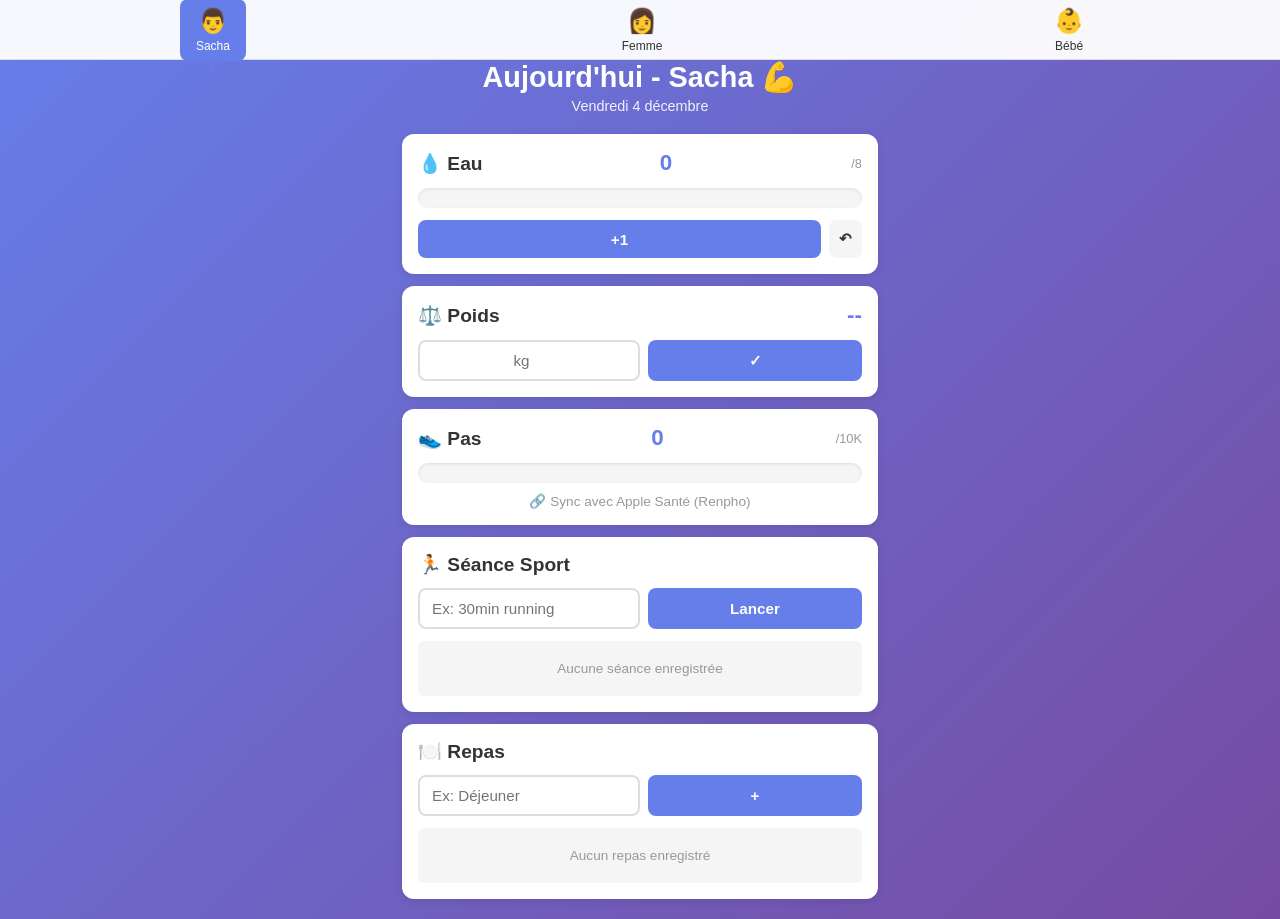
<file: app/index.html>
<!DOCTYPE html>
<html lang="fr">
<head>
    <meta charset="UTF-8">
    <meta name="viewport" content="width=device-width, initial-scale=1.0, viewport-fit=cover">
    <meta name="theme-color" content="#667eea">
    <meta name="apple-mobile-web-app-capable" content="yes">
    <meta name="apple-mobile-web-app-status-bar-style" content="black-translucent">
    <meta name="apple-mobile-web-app-title" content="FamilyHealth">
    <title>FamilyHealth</title>
    <link rel="manifest" href="manifest.json">
    <link rel="icon" href="data:image/svg+xml,<svg xmlns='http://www.w3.org/2000/svg' viewBox='0 0 180 180'><rect fill='%23667eea' width='180' height='180'/><text x='50%' y='50%' font-size='90' fill='white' text-anchor='middle' dy='.3em'>❤️</text></svg>">
    <link rel="apple-touch-icon" href="data:image/svg+xml,<svg xmlns='http://www.w3.org/2000/svg' viewBox='0 0 180 180'><rect fill='%23667eea' width='180' height='180'/><text x='50%' y='50%' font-size='90' fill='white' text-anchor='middle' dy='.3em'>❤️</text></svg>">
    <link rel="stylesheet" href="styles.css">
</head>
<body>
    <!-- Profile Selector -->
    <div class="profile-bar">
        <button class="profile-btn active" data-profile="sacha" onclick="switchProfile('sacha')">
            <span class="emoji">👨</span>
            <span class="name">Sacha</span>
        </button>
        <button class="profile-btn" data-profile="femme" onclick="switchProfile('femme')">
            <span class="emoji">👩</span>
            <span class="name">Femme</span>
        </button>
        <button class="profile-btn" data-profile="bebe" onclick="switchProfile('bebe')">
            <span class="emoji">👶</span>
            <span class="name">Bébé</span>
        </button>
    </div>

    <!-- Main Container -->
    <div class="container">
        <!-- Header -->
        <header>
            <h1 id="profileTitle">Aujourd'hui - Sacha 💪</h1>
            <p id="profileDate" class="date"></p>
        </header>

        <!-- Content by Profile -->
        <main id="mainContent">
            <!-- Sacha Profile -->
            <div id="sacha-content" class="profile-content active">
                <!-- Eau -->
                <section class="card eau-card">
                    <div class="card-header">
                        <h2>💧 Eau</h2>
                        <span class="counter" id="sacha-water">0</span><span class="unit">/8</span>
                    </div>
                    <div class="progress-bar">
                        <div class="progress-fill" id="sacha-water-bar"></div>
                    </div>
                    <div class="quick-actions">
                        <button class="btn-quick" onclick="addWater('sacha')">+1</button>
                        <button class="btn-quick secondary" onclick="undo('sacha', 'water')">↶</button>
                    </div>
                </section>

                <!-- Poids -->
                <section class="card poids-card">
                    <div class="card-header">
                        <h2>⚖️ Poids</h2>
                        <span id="sacha-poids" class="value">--</span>
                    </div>
                    <div class="input-inline">
                        <input type="number" id="sacha-poids-input" placeholder="kg" step="0.1">
                        <button class="btn-quick" onclick="logPoids('sacha')">✓</button>
                    </div>
                </section>

                <!-- Pas (Santé) -->
                <section class="card pas-card">
                    <div class="card-header">
                        <h2>👟 Pas</h2>
                        <span class="counter" id="sacha-steps">0</span><span class="unit">/10K</span>
                    </div>
                    <div class="progress-bar">
                        <div class="progress-fill" id="sacha-steps-bar"></div>
                    </div>
                    <p class="hint">🔗 Sync avec Apple Santé (Renpho)</p>
                </section>

                <!-- Séance Sport -->
                <section class="card seance-card">
                    <div class="card-header">
                        <h2>🏃 Séance Sport</h2>
                    </div>
                    <div class="input-inline">
                        <input type="text" id="sacha-seance-name" placeholder="Ex: 30min running">
                        <button class="btn-quick" onclick="startSeance('sacha')">Lancer</button>
                    </div>
                    <div id="sacha-seance-active" class="seance-active hidden">
                        <p id="sacha-seance-timer">00:00</p>
                        <button class="btn-quick stop" onclick="stopSeance('sacha')">Stop</button>
                    </div>
                    <div id="sacha-seance-log" class="seance-log"></div>
                </section>

                <!-- Repas -->
                <section class="card repas-card">
                    <div class="card-header">
                        <h2>🍽️ Repas</h2>
                    </div>
                    <div class="input-inline">
                        <input type="text" id="sacha-repas" placeholder="Ex: Déjeuner">
                        <button class="btn-quick" onclick="logRepas('sacha')">+</button>
                    </div>
                    <div id="sacha-repas-log" class="log-list"></div>
                </section>
            </div>

            <!-- Femme Profile -->
            <div id="femme-content" class="profile-content">
                <!-- Eau -->
                <section class="card eau-card">
                    <div class="card-header">
                        <h2>💧 Eau</h2>
                        <span class="counter" id="femme-water">0</span><span class="unit">/8</span>
                    </div>
                    <div class="progress-bar">
                        <div class="progress-fill" id="femme-water-bar"></div>
                    </div>
                    <div class="quick-actions">
                        <button class="btn-quick" onclick="addWater('femme')">+1</button>
                        <button class="btn-quick secondary" onclick="undo('femme', 'water')">↶</button>
                    </div>
                </section>

                <!-- Poids -->
                <section class="card poids-card">
                    <div class="card-header">
                        <h2>⚖️ Poids</h2>
                        <span id="femme-poids" class="value">--</span>
                    </div>
                    <div class="input-inline">
                        <input type="number" id="femme-poids-input" placeholder="kg" step="0.1">
                        <button class="btn-quick" onclick="logPoids('femme')">✓</button>
                    </div>
                </section>

                <!-- Pas (Santé) -->
                <section class="card pas-card">
                    <div class="card-header">
                        <h2>👟 Pas</h2>
                        <span class="counter" id="femme-steps">0</span><span class="unit">/10K</span>
                    </div>
                    <div class="progress-bar">
                        <div class="progress-fill" id="femme-steps-bar"></div>
                    </div>
                    <p class="hint">🔗 Sync avec Apple Santé</p>
                </section>

                <!-- Repas -->
                <section class="card repas-card">
                    <div class="card-header">
                        <h2>🍽️ Repas</h2>
                    </div>
                    <div class="input-inline">
                        <input type="text" id="femme-repas" placeholder="Ex: Déjeuner">
                        <button class="btn-quick" onclick="logRepas('femme')">+</button>
                    </div>
                    <div id="femme-repas-log" class="log-list"></div>
                </section>
            </div>

            <!-- Bébé Profile -->
            <div id="bebe-content" class="profile-content">
                <!-- Sommeil -->
                <section class="card sommeil-card">
                    <div class="card-header">
                        <h2>😴 Sommeil</h2>
                    </div>
                    <div class="input-inline">
                        <input type="number" id="bebe-sommeil-minutes" placeholder="Minutes" min="0">
                        <button class="btn-quick" onclick="logSommeil('bebe')">Enregistrer</button>
                    </div>
                    <div id="bebe-sommeil-log" class="log-list"></div>
                </section>

                <!-- Biberon -->
                <section class="card biberon-card">
                    <div class="card-header">
                        <h2>🍼 Biberon</h2>
                    </div>
                    <div class="input-inline">
                        <input type="number" id="bebe-biberon-ml" placeholder="ml" min="0" step="10">
                        <button class="btn-quick" onclick="logBiberon('bebe')">+</button>
                    </div>
                    <div id="bebe-biberon-log" class="log-list"></div>
                </section>

                <!-- Activités -->
                <section class="card activites-card">
                    <div class="card-header">
                        <h2>🎨 Activités</h2>
                    </div>
                    <div class="input-inline">
                        <input type="text" id="bebe-activite" placeholder="Ex: Jeu libre">
                        <button class="btn-quick" onclick="logActivite('bebe')">+</button>
                    </div>
                    <div id="bebe-activite-log" class="log-list"></div>
                </section>

                <!-- DME (Diversification Menée par l'Enfant) -->
                <section class="card dme-card">
                    <div class="card-header">
                        <h2>🥕 DME / Repas</h2>
                    </div>
                    <div class="input-inline">
                        <input type="text" id="bebe-repas" placeholder="Ex: Carotte rôtie">
                        <button class="btn-quick" onclick="logBebeRepas('bebe')">+</button>
                    </div>
                    <div id="bebe-repas-log" class="log-list"></div>
                </section>
            </div>
        </main>
    </div>

    <!-- Loading -->
    <div id="loading" class="loading hidden">
        <p>⏳</p>
    </div>

    <script src="firebase-config.js"></script>
    <script src="app.js"></script>
</body>
</html>
</file>
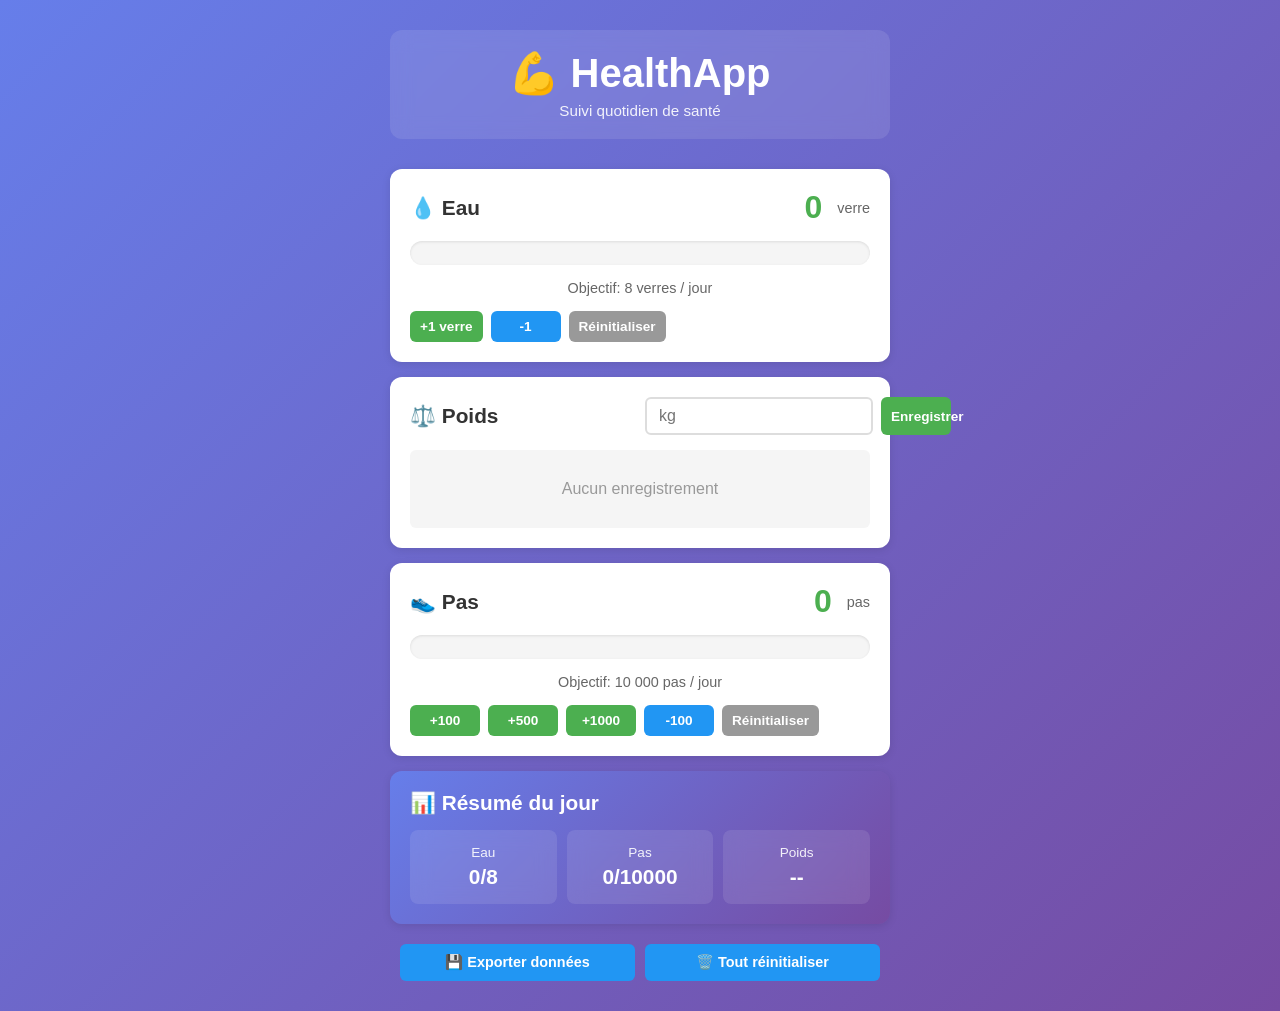
<file: healthapp/index.html>
<!DOCTYPE html>
<html lang="fr">
<head>
    <meta charset="UTF-8">
    <meta name="viewport" content="width=device-width, initial-scale=1.0">
    <title>HealthApp - Suivi Santé</title>
    <link rel="stylesheet" href="styles.css">
</head>
<body>
    <div class="container">
        <header>
            <h1>💪 HealthApp</h1>
            <p class="subtitle">Suivi quotidien de santé</p>
        </header>

        <main>
            <!-- Eau -->
            <section class="card eau-card">
                <div class="card-header">
                    <h2>💧 Eau</h2>
                    <span class="water-counter" id="waterCount">0</span><span class="unit">verre</span>
                </div>
                <div class="progress-bar">
                    <div class="progress-fill" id="waterProgress"></div>
                </div>
                <p class="target">Objectif: 8 verres / jour</p>
                <div class="button-group">
                    <button class="btn btn-sm" onclick="addWater()">+1 verre</button>
                    <button class="btn btn-secondary btn-sm" onclick="removeWater()">-1</button>
                    <button class="btn btn-reset btn-sm" onclick="resetWater()">Réinitialiser</button>
                </div>
            </section>

            <!-- Poids -->
            <section class="card poids-card">
                <div class="card-header">
                    <h2>⚖️ Poids</h2>
                    <div class="input-group">
                        <input type="number" id="poidsInput" placeholder="kg" step="0.1">
                        <button class="btn btn-sm" onclick="addPoids()">Enregistrer</button>
                    </div>
                </div>
                <div id="poidsList" class="history-list">
                    <p class="empty">Aucun enregistrement</p>
                </div>
            </section>

            <!-- Pas -->
            <section class="card pas-card">
                <div class="card-header">
                    <h2>👟 Pas</h2>
                    <span class="steps-counter" id="stepsCount">0</span><span class="unit">pas</span>
                </div>
                <div class="progress-bar">
                    <div class="progress-fill" id="stepsProgress"></div>
                </div>
                <p class="target">Objectif: 10 000 pas / jour</p>
                <div class="button-group">
                    <button class="btn btn-sm" onclick="addSteps(100)">+100</button>
                    <button class="btn btn-sm" onclick="addSteps(500)">+500</button>
                    <button class="btn btn-sm" onclick="addSteps(1000)">+1000</button>
                    <button class="btn btn-secondary btn-sm" onclick="removeSteps()">-100</button>
                    <button class="btn btn-reset btn-sm" onclick="resetSteps()">Réinitialiser</button>
                </div>
            </section>

            <!-- Résumé -->
            <section class="card resume-card">
                <h2>📊 Résumé du jour</h2>
                <div class="stats">
                    <div class="stat">
                        <span class="label">Eau</span>
                        <span class="value" id="resumeWater">0/8</span>
                    </div>
                    <div class="stat">
                        <span class="label">Pas</span>
                        <span class="value" id="resumeSteps">0/10000</span>
                    </div>
                    <div class="stat">
                        <span class="label">Poids</span>
                        <span class="value" id="resumePoids">--</span>
                    </div>
                </div>
            </section>
        </main>

        <footer>
            <button class="btn btn-secondary" onclick="exportData()">💾 Exporter données</button>
            <button class="btn btn-secondary" onclick="clearAllData()">🗑️ Tout réinitialiser</button>
        </footer>
    </div>

    <script src="app.js"></script>
</body>
</html>
</file>
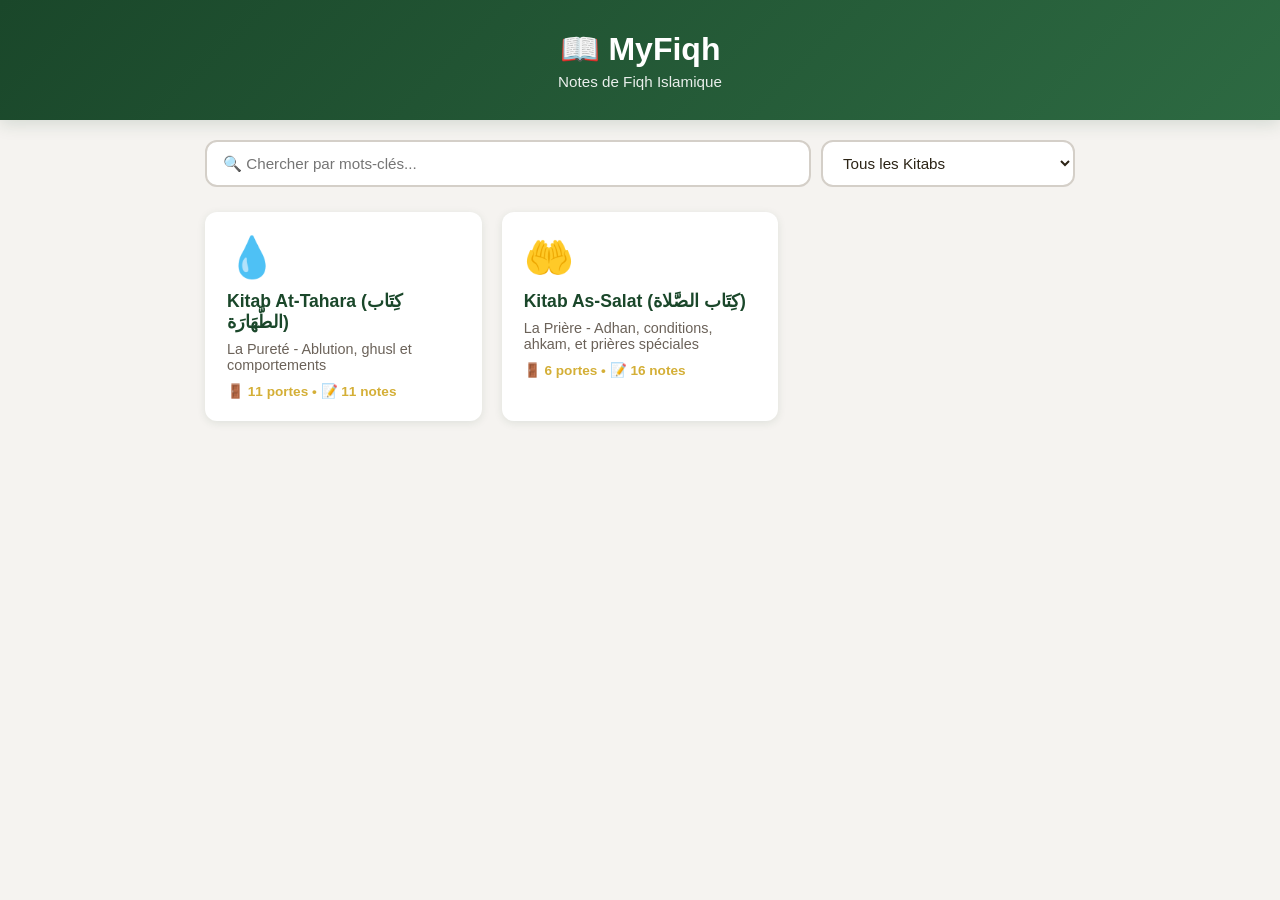
<file: app/myfiqh/index.html>
<!DOCTYPE html>
<html lang="fr">
<head>
    <meta charset="UTF-8">
    <meta name="viewport" content="width=device-width, initial-scale=1.0, viewport-fit=cover">
    <meta name="theme-color" content="#1a472a">
    <meta name="apple-mobile-web-app-capable" content="yes">
    <meta name="apple-mobile-web-app-status-bar-style" content="black-translucent">
    <meta name="apple-mobile-web-app-title" content="MyFiqh">
    <title>MyFiqh - Notes de Fiqh</title>
    <link rel="manifest" href="manifest.json">
    <link rel="icon" href="data:image/svg+xml,<svg xmlns='http://www.w3.org/2000/svg' viewBox='0 0 180 180'><rect fill='%231a472a' width='180' height='180'/><text x='50%' y='50%' font-size='80' fill='white' text-anchor='middle' dy='.35em'>📖</text></svg>">
    <link rel="stylesheet" href="styles.css">
</head>
<body>
    <!-- Header -->
    <header class="header">
        <div class="header-content">
            <h1>📖 MyFiqh</h1>
            <p class="subtitle">Notes de Fiqh Islamique</p>
        </div>
    </header>

    <!-- Search & Filter -->
    <div class="container">
        <div class="search-bar">
            <input type="text" id="searchInput" placeholder="🔍 Chercher par mots-clés..." class="search-input">
            <select id="kitabFilter" class="filter-select">
                <option value="">Tous les Kitabs</option>
            </select>
        </div>

        <!-- Main Content -->
        <main id="mainContent" class="main-content">
            <!-- Kitabs List View (default) -->
            <div id="kitabsListView" class="view active">
                <div id="kitabsList" class="kitabs-grid"></div>
            </div>

            <!-- Portes View (when kitab selected) -->
            <div id="portesView" class="view">
                <button class="btn-back" onclick="backToKitabs()">← Retour</button>
                <div id="portesContent"></div>
            </div>

            <!-- Notes View (when porte selected) -->
            <div id="notesView" class="view">
                <button class="btn-back" onclick="backToPortes()">← Retour</button>
                <div id="notesContent"></div>
            </div>

            <!-- Note Detail View -->
            <div id="noteDetailView" class="view">
                <button class="btn-back" onclick="backToNotes()">← Retour</button>
                <div id="noteDetailContent"></div>
            </div>

            <!-- Search Results View -->
            <div id="searchResultsView" class="view">
                <button class="btn-back" onclick="clearSearch()">← Retour</button>
                <div id="searchResults" class="search-results"></div>
            </div>
        </main>
    </div>

    <!-- Charger les baabs de Tahara (11 fichiers séparés) -->
    <script src="data/kitabs/tahara/eau.js"></script>
    <script src="data/kitabs/tahara/recipients.js"></script>
    <script src="data/kitabs/tahara/besoins.js"></script>
    <script src="data/kitabs/tahara/siwak.js"></script>
    <script src="data/kitabs/tahara/wudhu.js"></script>
    <script src="data/kitabs/tahara/khuffayn.js"></script>
    <script src="data/kitabs/tahara/annulation.js"></script>
    <script src="data/kitabs/tahara/ghusl.js"></script>
    <script src="data/kitabs/tahara/najasa.js"></script>
    <script src="data/kitabs/tahara/tayammum.js"></script>
    <script src="data/kitabs/tahara/hayd.js"></script>
    <!-- Charger le kitab Tahara (combine les baabs) -->
    <script src="data/kitabs/tahara.js"></script>

    <!-- Charger les baabs de Salat (6 fichiers séparés) -->
    <script src="data/kitabs/salat/adhan.js"></script>
    <script src="data/kitabs/salat/conditions.js"></script>
    <script src="data/kitabs/salat/ahkam.js"></script>
    <script src="data/kitabs/salat/sujud-sahw.js"></script>
    <script src="data/kitabs/salat/jamaa.js"></script>
    <script src="data/kitabs/salat/jumuah.js"></script>
    <!-- Charger le kitab Salat (combine les baabs) -->
    <script src="data/kitabs/salat.js"></script>

    <!-- Charger le loader (combine tous les kitabs) -->
    <script src="data/index.js"></script>
    <!-- Charger l'app -->
    <script src="app.js"></script>
</body>
</html>
</file>
<file: app/styles.css>
* {
    margin: 0;
    padding: 0;
    box-sizing: border-box;
}

:root {
    --primary: #667eea;
    --primary-dark: #5568d3;
    --secondary: #764ba2;
    --accent-agua: #00d4ff;
    --accent-green: #4CAF50;
    --accent-orange: #ff6b6b;
    --light: #f5f5f5;
    --text: #333;
    --border: #ddd;
    --radius: 12px;
    --shadow: 0 2px 8px rgba(0,0,0,0.1);
    --shadow-lg: 0 4px 16px rgba(0,0,0,0.15);
}

html {
    -webkit-touch-callout: none;
    -webkit-user-select: none;
    user-select: none;
}

body {
    font-family: -apple-system, BlinkMacSystemFont, 'Segoe UI', Roboto, 'Helvetica Neue', Arial, sans-serif;
    background: linear-gradient(135deg, var(--primary) 0%, var(--secondary) 100%);
    color: var(--text);
    min-height: 100vh;
    padding-top: 60px;
    padding-bottom: 20px;
    overflow-x: hidden;
}

/* Profile Bar */
.profile-bar {
    position: fixed;
    top: 0;
    left: 0;
    right: 0;
    height: 60px;
    background: rgba(255, 255, 255, 0.95);
    backdrop-filter: blur(10px);
    border-bottom: 1px solid var(--border);
    display: flex;
    justify-content: space-around;
    align-items: center;
    z-index: 1000;
    padding-top: max(0px, env(safe-area-inset-top));
}

.profile-btn {
    display: flex;
    flex-direction: column;
    align-items: center;
    gap: 4px;
    padding: 8px 16px;
    border: none;
    background: transparent;
    cursor: pointer;
    border-radius: 8px;
    transition: all 0.3s;
    position: relative;
}

.profile-btn .emoji {
    font-size: 1.5rem;
}

.profile-btn .name {
    font-size: 0.75rem;
    color: var(--text);
}

.profile-btn.active {
    background: var(--primary);
    color: white;
}

.profile-btn.active .name {
    color: white;
}

.profile-btn.active::after {
    content: '';
    position: absolute;
    bottom: -8px;
    left: 50%;
    transform: translateX(-50%);
    width: 4px;
    height: 4px;
    background: var(--primary);
    border-radius: 50%;
}

/* Container */
.container {
    max-width: 500px;
    margin: 0 auto;
    padding: 0 12px;
}

/* Header */
header {
    text-align: center;
    color: white;
    margin-bottom: 20px;
    animation: slideDown 0.3s ease;
}

@keyframes slideDown {
    from {
        opacity: 0;
        transform: translateY(-10px);
    }
    to {
        opacity: 1;
        transform: translateY(0);
    }
}

header h1 {
    font-size: 1.8rem;
    margin-bottom: 4px;
}

.date {
    font-size: 0.9rem;
    opacity: 0.9;
}

/* Main Content */
main {
    display: flex;
    flex-direction: column;
    gap: 12px;
}

.profile-content {
    display: none;
}

.profile-content.active {
    display: flex;
    flex-direction: column;
    gap: 12px;
}

/* Cards */
.card {
    background: white;
    border-radius: var(--radius);
    padding: 16px;
    box-shadow: var(--shadow);
    animation: slideUp 0.3s ease;
}

@keyframes slideUp {
    from {
        opacity: 0;
        transform: translateY(10px);
    }
    to {
        opacity: 1;
        transform: translateY(0);
    }
}

.card-header {
    display: flex;
    justify-content: space-between;
    align-items: center;
    margin-bottom: 12px;
    flex-wrap: wrap;
    gap: 8px;
}

.card h2 {
    font-size: 1.2rem;
    color: var(--text);
}

.counter,
.value {
    font-size: 1.4rem;
    font-weight: bold;
    color: var(--primary);
}

.unit {
    font-size: 0.8rem;
    color: #999;
    margin-left: 2px;
}

/* Progress Bar */
.progress-bar {
    width: 100%;
    height: 20px;
    background: var(--light);
    border-radius: 10px;
    overflow: hidden;
    margin: 10px 0;
    box-shadow: inset 0 1px 3px rgba(0,0,0,0.1);
}

.progress-fill {
    height: 100%;
    background: linear-gradient(90deg, var(--primary), var(--secondary));
    width: 0%;
    transition: width 0.3s ease;
    border-radius: 10px;
}

/* Inputs */
.input-inline {
    display: flex;
    gap: 8px;
    margin-top: 12px;
}

input[type="text"],
input[type="number"] {
    flex: 1;
    padding: 10px 12px;
    border: 2px solid var(--border);
    border-radius: 8px;
    font-size: 0.95rem;
    transition: border-color 0.3s;
    -webkit-appearance: none;
    appearance: none;
}

input[type="text"]:focus,
input[type="number"]:focus {
    outline: none;
    border-color: var(--primary);
}

input[type="number"] {
    text-align: center;
}

/* Buttons */
.quick-actions {
    display: flex;
    gap: 8px;
    margin-top: 12px;
}

.btn-quick {
    flex: 1;
    padding: 10px;
    border: none;
    border-radius: 8px;
    background: var(--primary);
    color: white;
    font-size: 0.95rem;
    font-weight: 600;
    cursor: pointer;
    transition: all 0.2s;
    active: all 0.1s;
}

.btn-quick:active {
    transform: scale(0.95);
}

.btn-quick:hover {
    background: var(--primary-dark);
}

.btn-quick.secondary {
    flex: 0 1 auto;
    background: var(--light);
    color: var(--text);
}

.btn-quick.secondary:hover {
    background: #e0e0e0;
}

.btn-quick.stop {
    background: var(--accent-orange);
}

.btn-quick.stop:hover {
    background: #e55039;
}

/* Seance Timer */
.seance-active {
    text-align: center;
    margin-top: 12px;
    padding: 16px;
    background: var(--light);
    border-radius: 8px;
}

.seance-active.hidden {
    display: none;
}

.seance-active p {
    font-size: 2rem;
    font-weight: bold;
    color: var(--primary);
    margin-bottom: 12px;
}

/* Seance Log */
.seance-log,
.log-list {
    margin-top: 12px;
    max-height: 200px;
    overflow-y: auto;
    border-radius: 6px;
    background: var(--light);
    padding: 8px;
}

.log-item {
    padding: 8px;
    border-bottom: 1px solid var(--border);
    font-size: 0.9rem;
    display: flex;
    justify-content: space-between;
    align-items: center;
}

.log-item:last-child {
    border-bottom: none;
}

.log-time {
    color: #999;
    font-size: 0.8rem;
}

.log-value {
    font-weight: 600;
    color: var(--primary);
}

.log-item .btn-quick {
    flex: 0 0 auto;
    width: 24px;
    padding: 0;
    font-size: 0.7rem;
    height: 24px;
    display: flex;
    align-items: center;
    justify-content: center;
    background: var(--accent-orange);
}

.empty {
    text-align: center;
    color: #999;
    padding: 12px 0;
    font-size: 0.85rem;
}

/* Hint */
.hint {
    font-size: 0.85rem;
    color: #999;
    margin-top: 8px;
    text-align: center;
}

/* Loading */
.loading {
    position: fixed;
    top: 0;
    left: 0;
    right: 0;
    bottom: 0;
    background: rgba(0, 0, 0, 0.5);
    display: flex;
    align-items: center;
    justify-content: center;
    z-index: 9999;
}

.loading.hidden {
    display: none;
}

.loading p {
    font-size: 3rem;
    animation: spin 1s linear infinite;
}

@keyframes spin {
    from {
        transform: rotate(0deg);
    }
    to {
        transform: rotate(360deg);
    }
}

/* Mobile Responsive */
@media (max-width: 480px) {
    body {
        padding-top: 60px;
    }

    header h1 {
        font-size: 1.4rem;
    }

    .card {
        padding: 12px;
    }

    .card h2 {
        font-size: 1.1rem;
    }

    input[type="text"],
    input[type="number"] {
        font-size: 16px; /* Prevent zoom on iOS */
    }
}

/* iPhone notch support */
@supports (padding: max(0px)) {
    body {
        padding-bottom: max(20px, env(safe-area-inset-bottom));
    }

    .container {
        padding-left: max(12px, env(safe-area-inset-left));
        padding-right: max(12px, env(safe-area-inset-right));
    }
}

/* Scrollbar */
.seance-log::-webkit-scrollbar,
.log-list::-webkit-scrollbar {
    width: 4px;
}

.seance-log::-webkit-scrollbar-track,
.log-list::-webkit-scrollbar-track {
    background: transparent;
}

.seance-log::-webkit-scrollbar-thumb,
.log-list::-webkit-scrollbar-thumb {
    background: var(--primary);
    border-radius: 2px;
}
</file>
<file: healthapp/styles.css>
* {
    margin: 0;
    padding: 0;
    box-sizing: border-box;
}

:root {
    --primary: #4CAF50;
    --primary-dark: #45a049;
    --secondary: #2196F3;
    --danger: #f44336;
    --light: #f5f5f5;
    --text: #333;
    --border: #ddd;
    --radius: 12px;
    --shadow: 0 2px 8px rgba(0,0,0,0.1);
}

body {
    font-family: -apple-system, BlinkMacSystemFont, 'Segoe UI', Roboto, 'Helvetica Neue', Arial, sans-serif;
    background: linear-gradient(135deg, #667eea 0%, #764ba2 100%);
    color: var(--text);
    padding: 10px;
    min-height: 100vh;
}

.container {
    max-width: 500px;
    margin: 0 auto;
    padding-bottom: 20px;
}

header {
    text-align: center;
    color: white;
    margin: 20px 0 30px;
    padding: 20px;
    background: rgba(255,255,255,0.1);
    border-radius: var(--radius);
    backdrop-filter: blur(10px);
}

header h1 {
    font-size: 2.5rem;
    margin-bottom: 5px;
}

.subtitle {
    font-size: 0.95rem;
    opacity: 0.9;
}

main {
    display: flex;
    flex-direction: column;
    gap: 15px;
}

.card {
    background: white;
    border-radius: var(--radius);
    padding: 20px;
    box-shadow: var(--shadow);
    animation: slideUp 0.3s ease;
}

@keyframes slideUp {
    from {
        opacity: 0;
        transform: translateY(10px);
    }
    to {
        opacity: 1;
        transform: translateY(0);
    }
}

.card-header {
    display: flex;
    justify-content: space-between;
    align-items: center;
    margin-bottom: 15px;
    flex-wrap: wrap;
    gap: 10px;
}

.card h2 {
    font-size: 1.3rem;
    color: var(--text);
    flex: 1;
    min-width: 150px;
}

.water-counter,
.steps-counter {
    font-size: 2rem;
    font-weight: bold;
    color: var(--primary);
}

.unit {
    font-size: 0.9rem;
    color: #666;
    margin-left: 5px;
}

.input-group {
    display: flex;
    gap: 8px;
    flex: 1;
    min-width: 200px;
}

#poidsInput {
    flex: 1;
    padding: 8px 12px;
    border: 2px solid var(--border);
    border-radius: 6px;
    font-size: 1rem;
    transition: border-color 0.3s;
}

#poidsInput:focus {
    outline: none;
    border-color: var(--primary);
}

/* Progress Bar */
.progress-bar {
    width: 100%;
    height: 24px;
    background: var(--light);
    border-radius: 12px;
    overflow: hidden;
    margin: 15px 0;
    box-shadow: inset 0 1px 3px rgba(0,0,0,0.1);
}

.progress-fill {
    height: 100%;
    background: linear-gradient(90deg, var(--primary), #66bb6a);
    width: 0%;
    transition: width 0.3s ease;
    border-radius: 12px;
    position: relative;
}

.progress-fill::after {
    content: attr(data-percent);
    position: absolute;
    right: 10px;
    top: 2px;
    font-size: 0.75rem;
    font-weight: bold;
    color: white;
}

.target {
    text-align: center;
    color: #666;
    font-size: 0.9rem;
    margin: 10px 0;
}

/* Buttons */
.button-group {
    display: flex;
    gap: 8px;
    flex-wrap: wrap;
    margin-top: 15px;
}

.btn {
    flex: 1;
    min-width: 70px;
    padding: 10px 12px;
    border: none;
    border-radius: 6px;
    font-size: 0.9rem;
    font-weight: 600;
    cursor: pointer;
    transition: all 0.2s;
    background: var(--primary);
    color: white;
}

.btn:active {
    transform: scale(0.95);
}

.btn:hover {
    background: var(--primary-dark);
    box-shadow: 0 4px 12px rgba(76, 175, 80, 0.3);
}

.btn-sm {
    padding: 8px 10px;
    font-size: 0.85rem;
    flex: 0 1 auto;
}

.btn-secondary {
    background: var(--secondary);
}

.btn-secondary:hover {
    background: #0b7dda;
}

.btn-reset {
    background: #999;
}

.btn-reset:hover {
    background: #777;
}

/* History List */
.history-list {
    max-height: 150px;
    overflow-y: auto;
    background: var(--light);
    border-radius: 6px;
    padding: 10px;
}

.history-item {
    display: flex;
    justify-content: space-between;
    align-items: center;
    padding: 8px 0;
    border-bottom: 1px solid var(--border);
    font-size: 0.95rem;
}

.history-item:last-child {
    border-bottom: none;
}

.history-value {
    font-weight: bold;
    color: var(--primary);
}

.history-date {
    font-size: 0.85rem;
    color: #999;
}

.empty {
    text-align: center;
    color: #999;
    padding: 20px 0;
}

/* Stats */
.resume-card {
    background: linear-gradient(135deg, #667eea 0%, #764ba2 100%);
    color: white;
}

.resume-card h2 {
    color: white;
    margin-bottom: 15px;
}

.stats {
    display: grid;
    grid-template-columns: repeat(3, 1fr);
    gap: 10px;
}

.stat {
    background: rgba(255,255,255,0.1);
    border-radius: 8px;
    padding: 15px;
    text-align: center;
    backdrop-filter: blur(10px);
}

.stat .label {
    display: block;
    font-size: 0.85rem;
    opacity: 0.9;
    margin-bottom: 5px;
}

.stat .value {
    display: block;
    font-size: 1.3rem;
    font-weight: bold;
}

/* Footer */
footer {
    display: flex;
    gap: 10px;
    margin-top: 20px;
    flex-wrap: wrap;
    padding: 0 10px;
}

footer .btn {
    flex: 1;
    min-width: 140px;
}

/* Mobile Responsive */
@media (max-width: 480px) {
    header h1 {
        font-size: 2rem;
    }
    
    .card {
        padding: 15px;
    }
    
    .card h2 {
        font-size: 1.1rem;
    }
    
    .water-counter,
    .steps-counter {
        font-size: 1.5rem;
    }
    
    .button-group {
        gap: 6px;
    }
    
    .btn-sm {
        padding: 6px 8px;
        font-size: 0.8rem;
        min-width: 60px;
    }
    
    .stats {
        grid-template-columns: 1fr;
    }
    
    footer .btn {
        min-width: auto;
        padding: 10px;
    }
    
    .input-group {
        flex-direction: column;
    }
    
    .input-group .btn {
        width: 100%;
    }
}

/* iPhone 4 specific (320px) */
@media (max-width: 320px) {
    body {
        padding: 5px;
    }
    
    header {
        padding: 15px;
        margin: 15px 0 20px;
    }
    
    header h1 {
        font-size: 1.5rem;
    }
    
    .card {
        padding: 12px;
        gap: 10px;
    }
    
    .button-group {
        gap: 4px;
    }
    
    .btn-sm {
        padding: 5px 6px;
        font-size: 0.75rem;
    }
}

/* Scrollbar styling */
.history-list::-webkit-scrollbar {
    width: 6px;
}

.history-list::-webkit-scrollbar-track {
    background: var(--light);
    border-radius: 3px;
}

.history-list::-webkit-scrollbar-thumb {
    background: var(--primary);
    border-radius: 3px;
}

.history-list::-webkit-scrollbar-thumb:hover {
    background: var(--primary-dark);
}
</file>
<file: app/myfiqh/styles.css>
* {
    margin: 0;
    padding: 0;
    box-sizing: border-box;
}

:root {
    --primary: #1a472a;
    --primary-light: #2d6a42;
    --accent: #d4af37;
    --accent-light: #e8c957;
    --bg: #f5f3f0;
    --text: #2c2416;
    --text-light: #6b6259;
    --border: #d4cfc8;
    --shadow: 0 2px 8px rgba(26, 71, 42, 0.1);
    --shadow-lg: 0 4px 16px rgba(26, 71, 42, 0.15);
    --radius: 12px;
}

html {
    -webkit-touch-callout: none;
    -webkit-user-select: none;
    user-select: none;
}

body {
    font-family: 'Segoe UI', Tahoma, Geneva, Verdana, sans-serif;
    background: var(--bg);
    color: var(--text);
    min-height: 100vh;
    padding-bottom: 20px;
}

/* Header */
.header {
    background: linear-gradient(135deg, var(--primary) 0%, var(--primary-light) 100%);
    color: white;
    padding: 30px 20px;
    text-align: center;
    box-shadow: var(--shadow-lg);
    margin-bottom: 20px;
}

.header-content h1 {
    font-size: 2rem;
    margin-bottom: 5px;
}

.subtitle {
    font-size: 0.95rem;
    opacity: 0.9;
}

/* Container */
.container {
    max-width: 900px;
    margin: 0 auto;
    padding: 0 15px;
}

/* Search & Filter */
.search-bar {
    display: flex;
    gap: 10px;
    margin-bottom: 25px;
    flex-wrap: wrap;
}

.search-input {
    flex: 1;
    min-width: 200px;
    padding: 12px 16px;
    border: 2px solid var(--border);
    border-radius: var(--radius);
    font-size: 0.95rem;
    transition: all 0.3s;
    background: white;
}

.search-input:focus {
    outline: none;
    border-color: var(--primary);
    box-shadow: 0 0 0 3px rgba(26, 71, 42, 0.1);
}

.filter-select {
    padding: 12px 16px;
    border: 2px solid var(--border);
    border-radius: var(--radius);
    background: white;
    color: var(--text);
    font-size: 0.95rem;
    cursor: pointer;
    transition: all 0.3s;
}

.filter-select:focus {
    outline: none;
    border-color: var(--primary);
}

/* Views */
.main-content {
    min-height: 400px;
}

.view {
    display: none;
    animation: fadeIn 0.3s ease;
}

.view.active {
    display: block;
}

@keyframes fadeIn {
    from {
        opacity: 0;
        transform: translateY(10px);
    }
    to {
        opacity: 1;
        transform: translateY(0);
    }
}

/* Kitabs Grid */
.kitabs-grid {
    display: grid;
    grid-template-columns: repeat(auto-fill, minmax(250px, 1fr));
    gap: 20px;
    margin-bottom: 30px;
}

.kitab-card {
    background: white;
    border-radius: var(--radius);
    padding: 20px;
    cursor: pointer;
    transition: all 0.3s;
    box-shadow: var(--shadow);
    border: 2px solid transparent;
}

.kitab-card:hover {
    transform: translateY(-4px);
    box-shadow: var(--shadow-lg);
    border-color: var(--accent);
}

.kitab-icon {
    font-size: 2.5rem;
    margin-bottom: 10px;
}

.kitab-card h3 {
    color: var(--primary);
    margin-bottom: 8px;
    font-size: 1.1rem;
}

.kitab-card p {
    color: var(--text-light);
    font-size: 0.9rem;
    margin-bottom: 10px;
}

.kitab-count {
    font-size: 0.85rem;
    color: var(--accent);
    font-weight: 600;
}

/* Portes List */
.portes-header {
    margin-bottom: 25px;
}

.portes-header h2 {
    color: var(--primary);
    margin-bottom: 5px;
    display: flex;
    align-items: center;
    gap: 10px;
}

.portes-list {
    display: flex;
    flex-direction: column;
    gap: 12px;
}

.porte-item {
    background: white;
    border-left: 4px solid var(--primary);
    padding: 16px;
    border-radius: var(--radius);
    cursor: pointer;
    transition: all 0.3s;
    box-shadow: var(--shadow);
}

.porte-item:hover {
    transform: translateX(4px);
    box-shadow: var(--shadow-lg);
}

.porte-item h4 {
    color: var(--primary);
    margin-bottom: 5px;
}

.porte-item p {
    color: var(--text-light);
    font-size: 0.9rem;
}

.porte-count {
    font-size: 0.85rem;
    color: var(--accent);
    margin-top: 8px;
    font-weight: 600;
}

/* Notes List */
.notes-header {
    margin-bottom: 25px;
}

.notes-header h2 {
    color: var(--primary);
    margin-bottom: 5px;
}

.notes-list {
    display: flex;
    flex-direction: column;
    gap: 12px;
}

.note-item {
    background: white;
    border-left: 4px solid var(--accent);
    padding: 16px;
    border-radius: var(--radius);
    cursor: pointer;
    transition: all 0.3s;
    box-shadow: var(--shadow);
}

.note-item:hover {
    transform: translateX(4px);
    box-shadow: var(--shadow-lg);
}

.note-item h4 {
    color: var(--primary);
    margin-bottom: 5px;
}

.note-item p {
    color: var(--text-light);
    font-size: 0.9rem;
    margin-bottom: 8px;
}

.note-meta {
    display: flex;
    gap: 15px;
    font-size: 0.8rem;
    color: var(--text-light);
}

.note-tags {
    display: flex;
    gap: 8px;
    flex-wrap: wrap;
    margin-top: 8px;
}

.note-tag {
    background: var(--primary);
    color: white;
    padding: 4px 10px;
    border-radius: 20px;
    font-size: 0.75rem;
    font-weight: 600;
}

/* Note Detail */
.note-detail {
    background: white;
    border-radius: var(--radius);
    padding: 25px;
    box-shadow: var(--shadow);
    line-height: 1.8;
}

.note-detail h2 {
    color: var(--primary);
    margin-bottom: 10px;
    font-size: 1.6rem;
}

.note-detail-meta {
    display: flex;
    gap: 20px;
    margin-bottom: 20px;
    padding-bottom: 15px;
    border-bottom: 2px solid var(--border);
    flex-wrap: wrap;
}

.meta-item {
    display: flex;
    align-items: center;
    gap: 8px;
    color: var(--text-light);
    font-size: 0.9rem;
}

.note-content {
    color: var(--text);
    margin: 20px 0;
}

.note-content h3 {
    color: var(--primary);
    margin-top: 20px;
    margin-bottom: 10px;
    font-size: 1.2rem;
}

.note-content p {
    margin-bottom: 12px;
    line-height: 1.8;
}

.note-content ul,
.note-content ol {
    margin-left: 20px;
    margin-bottom: 12px;
}

.note-content li {
    margin-bottom: 8px;
}

.note-content blockquote {
    border-left: 4px solid var(--accent);
    padding-left: 16px;
    margin: 15px 0;
    color: var(--text-light);
    font-style: italic;
}

/* Search Results */
.search-results {
    display: flex;
    flex-direction: column;
    gap: 12px;
}

.search-result-item {
    background: white;
    border-left: 4px solid var(--primary);
    padding: 16px;
    border-radius: var(--radius);
    cursor: pointer;
    transition: all 0.3s;
    box-shadow: var(--shadow);
}

.search-result-item:hover {
    transform: translateX(4px);
    box-shadow: var(--shadow-lg);
}

.search-result-breadcrumb {
    font-size: 0.85rem;
    color: var(--text-light);
    margin-bottom: 8px;
}

.search-result-title {
    color: var(--primary);
    margin-bottom: 5px;
    font-weight: 600;
}

.search-result-excerpt {
    color: var(--text-light);
    font-size: 0.9rem;
    margin-bottom: 8px;
}

/* Buttons */
.btn-back {
    display: inline-flex;
    align-items: center;
    gap: 8px;
    background: var(--primary);
    color: white;
    border: none;
    padding: 10px 16px;
    border-radius: var(--radius);
    cursor: pointer;
    font-size: 0.95rem;
    font-weight: 600;
    margin-bottom: 20px;
    transition: all 0.3s;
}

.btn-back:hover {
    background: var(--primary-light);
    transform: translateX(-2px);
}

/* Empty State */
.empty-state {
    text-align: center;
    padding: 40px 20px;
    color: var(--text-light);
}

.empty-state p {
    font-size: 1.1rem;
    margin-bottom: 10px;
}

.empty-state-icon {
    font-size: 3rem;
    margin-bottom: 15px;
    opacity: 0.5;
}

/* Mobile Responsive */
@media (max-width: 768px) {
    .header-content h1 {
        font-size: 1.5rem;
    }

    .kitabs-grid {
        grid-template-columns: 1fr;
    }

    .search-bar {
        flex-direction: column;
    }

    .search-input {
        min-width: 100%;
    }

    .note-detail {
        padding: 16px;
    }

    .note-detail h2 {
        font-size: 1.3rem;
    }

    .note-detail-meta {
        flex-direction: column;
        gap: 10px;
    }
}

/* Print Styles */
@media print {
    .header,
    .search-bar,
    .btn-back {
        display: none;
    }

    .note-detail {
        box-shadow: none;
        border: 1px solid var(--border);
    }
}
</file>
